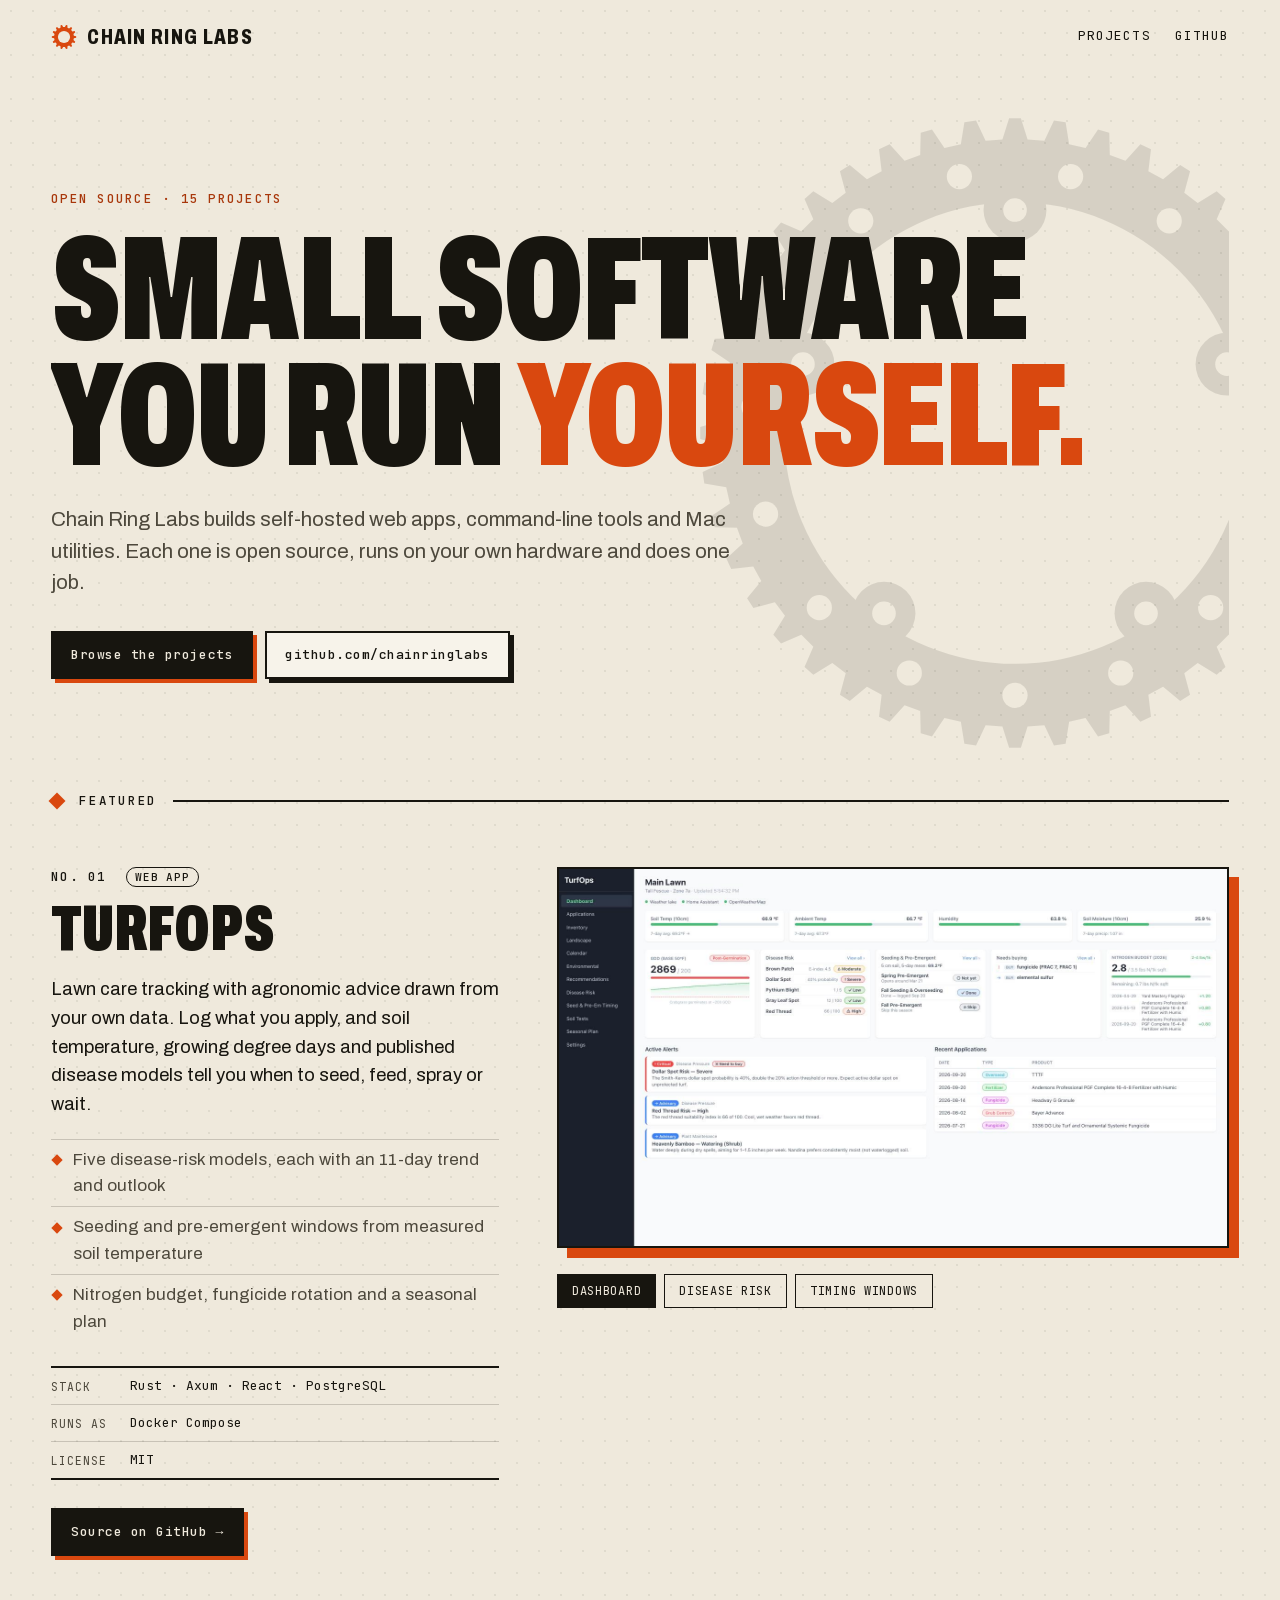
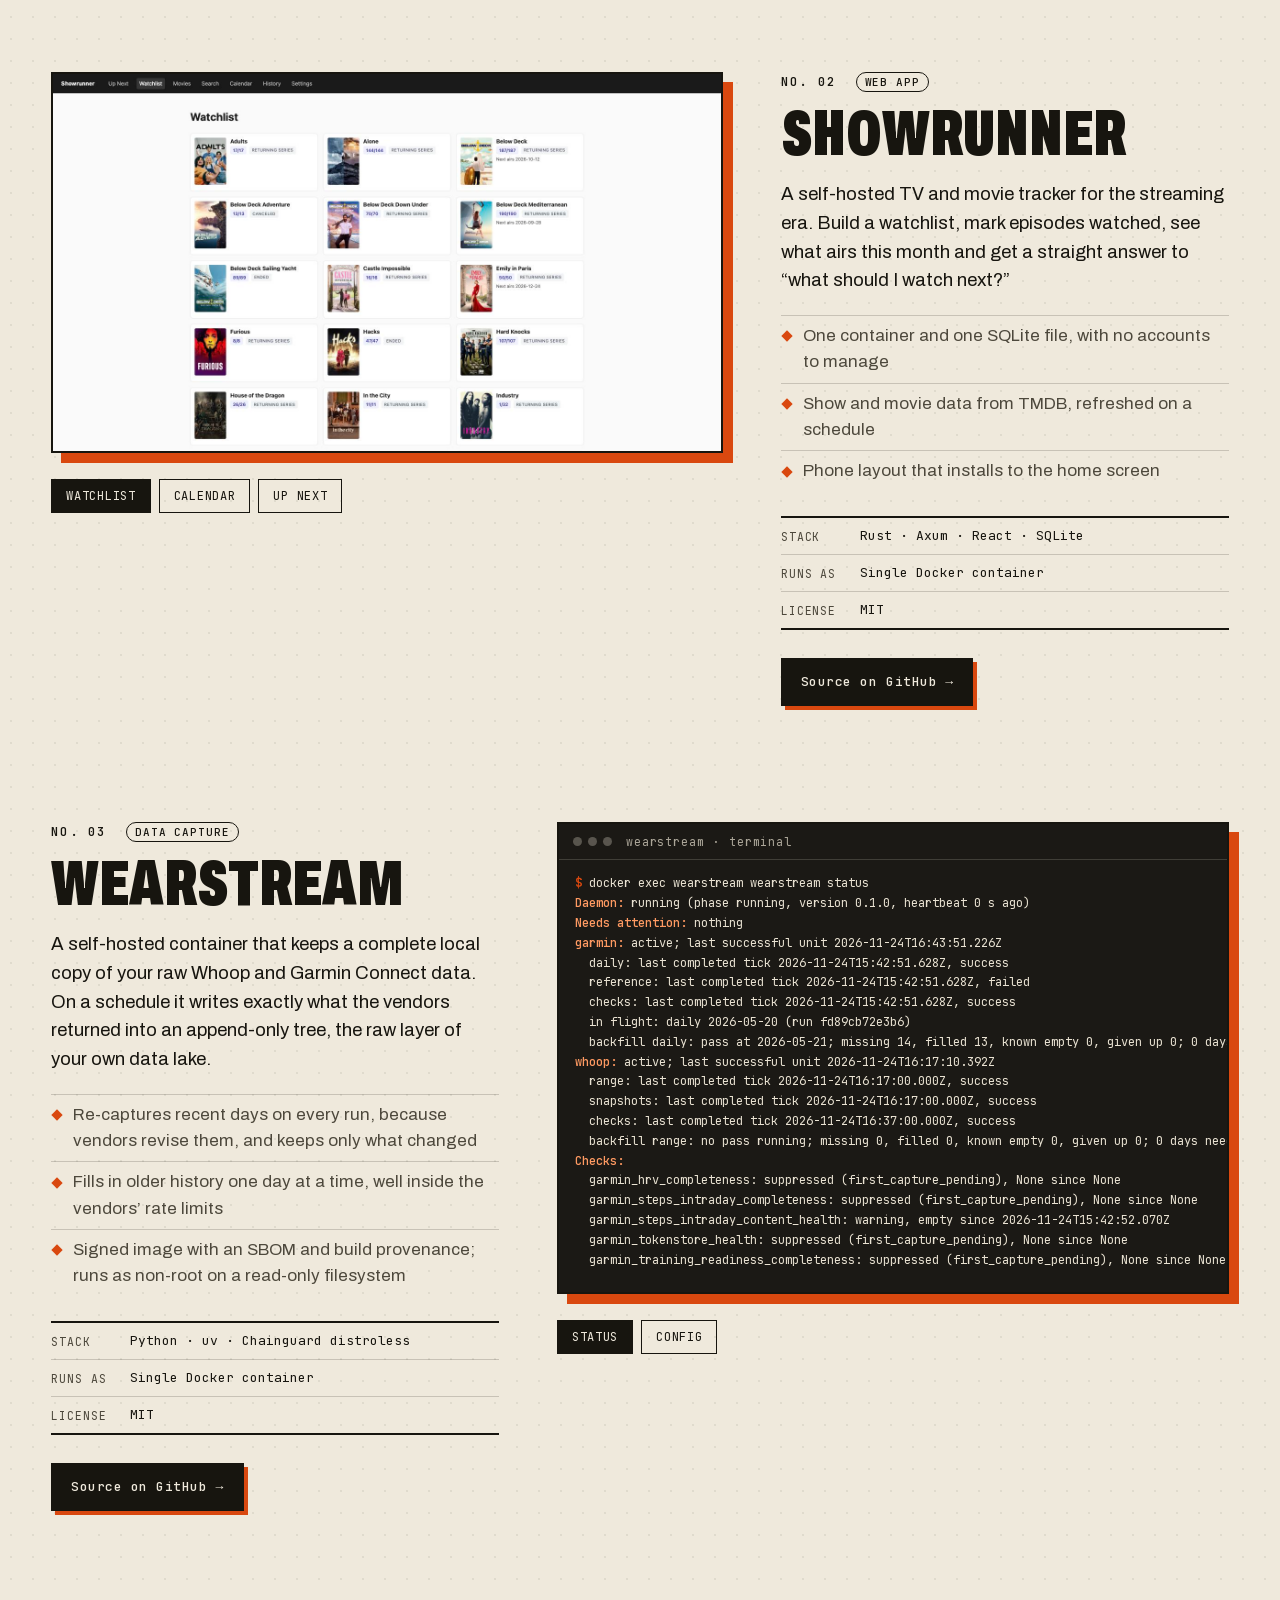
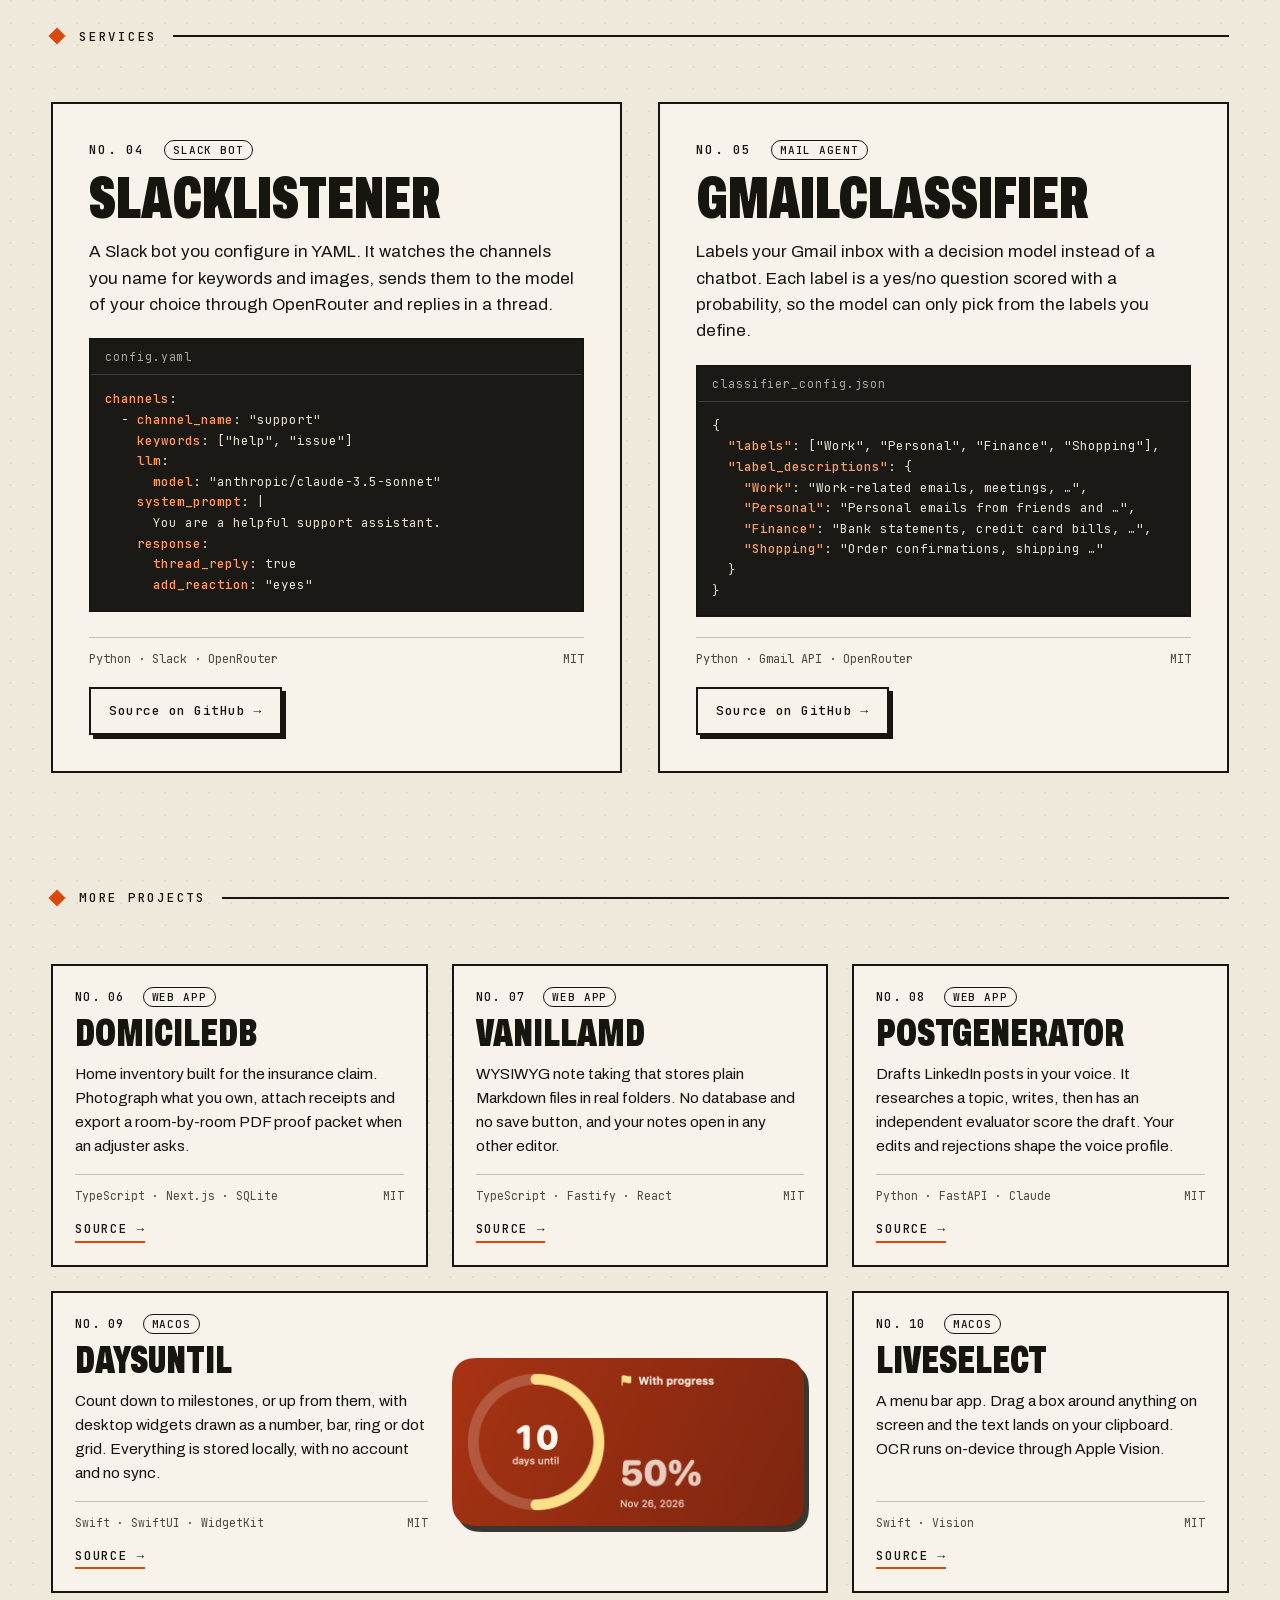
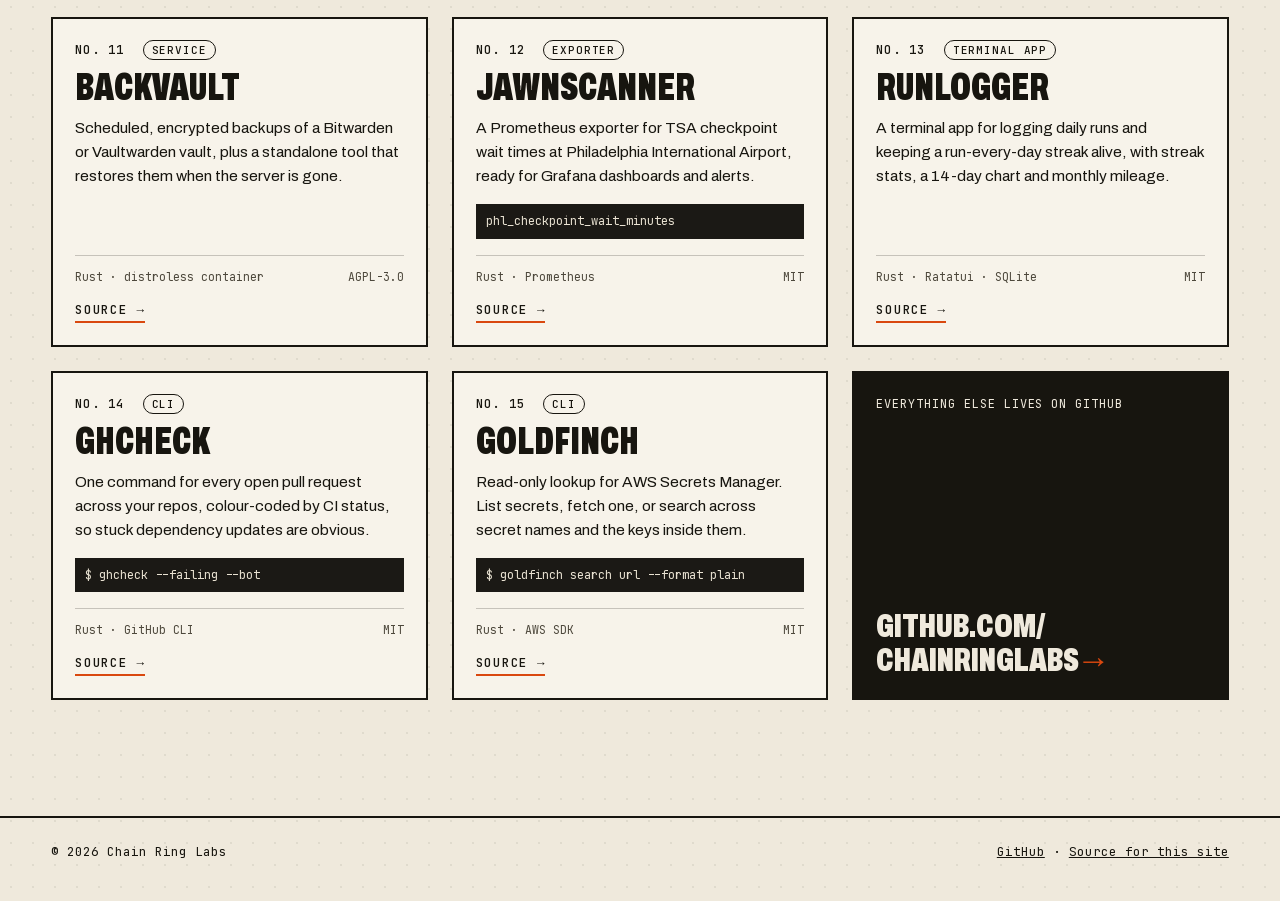
<file: site/index.html>
<!doctype html>
<html lang="en">
<head>
  <meta charset="utf-8">
  <meta name="viewport" content="width=device-width, initial-scale=1">
  <title>Chain Ring Labs</title>
  <meta name="description" content="Open-source self-hosted web apps, command-line tools and Mac utilities from Chain Ring Labs.">
  <meta property="og:title" content="Chain Ring Labs">
  <meta property="og:description" content="Open-source self-hosted web apps, command-line tools and Mac utilities.">
  <meta property="og:type" content="website">
  <meta property="og:url" content="https://chainringlabs.com/">
  <meta property="og:image" content="https://chainringlabs.com/assets/screenshots/turfops-dashboard.png">
  <link rel="canonical" href="https://chainringlabs.com/">
  <link rel="icon" href="favicon.svg" type="image/svg+xml">
  <link rel="preload" href="assets/fonts/archivo-var.woff2" as="font" type="font/woff2" crossorigin>
  <link rel="stylesheet" href="styles.css">
</head>
<body>
  <a class="skip" href="#projects">Skip to projects</a>

  <header class="top">
    <a class="wordmark" href="/" aria-label="Chain Ring Labs home">
      <img src="favicon.svg" alt="" width="26" height="26">
      <span>Chain Ring Labs</span>
    </a>
    <nav aria-label="Main">
      <a href="#projects">Projects</a>
      <a href="https://github.com/chainringlabs">GitHub</a>
    </nav>
  </header>

  <main>
    <section class="hero">
      <img class="hero-ring" src="assets/chainring.svg" alt="" width="488" height="488">
      <p class="eyebrow">Open source · 15 projects</p>
      <h1>Small software<br>you run <em>yourself.</em></h1>
      <p class="lede">Chain Ring Labs builds self-hosted web apps, command-line tools and Mac utilities. Each one is open source, runs on your own hardware and does one job.</p>
      <p class="hero-links">
        <a class="btn btn-solid" href="#projects">Browse the projects</a>
        <a class="btn" href="https://github.com/chainringlabs">github.com/chainringlabs</a>
      </p>
    </section>

    <div id="projects" class="rule"><span>Featured</span></div>

    <article class="feature" id="turfops">
      <div class="feature-text">
        <p class="num">No. 01 <span>Web app</span></p>
        <h2>TurfOps</h2>
        <p class="blurb">Lawn care tracking with agronomic advice drawn from your own data. Log what you apply, and soil temperature, growing degree days and published disease models tell you when to seed, feed, spray or wait.</p>
        <ul class="points">
          <li>Five disease-risk models, each with an 11-day trend and outlook</li>
          <li>Seeding and pre-emergent windows from measured soil temperature</li>
          <li>Nitrogen budget, fungicide rotation and a seasonal plan</li>
        </ul>
        <dl class="spec">
          <div><dt>Stack</dt><dd>Rust · Axum · React · PostgreSQL</dd></div>
          <div><dt>Runs as</dt><dd>Docker Compose</dd></div>
          <div><dt>License</dt><dd>MIT</dd></div>
        </dl>
        <a class="btn btn-solid" href="https://github.com/chainringlabs/turfops">Source on GitHub <span aria-hidden="true">→</span></a>
      </div>
      <div class="gallery" data-gallery>
        <a class="shot" href="assets/screenshots/turfops-dashboard.png">
          <img src="assets/screenshots/turfops-dashboard.png" width="1456" height="822" alt="TurfOps dashboard with soil conditions, disease risk, timing windows and nitrogen budget">
        </a>
        <div class="thumbs">
          <button type="button" aria-pressed="true" data-src="assets/screenshots/turfops-dashboard.png" data-alt="TurfOps dashboard with soil conditions, disease risk, timing windows and nitrogen budget">Dashboard</button>
          <button type="button" aria-pressed="false" data-src="assets/screenshots/turfops-disease-risk.png" data-alt="TurfOps dollar spot disease risk detail page">Disease risk</button>
          <button type="button" aria-pressed="false" data-src="assets/screenshots/turfops-timing-windows.png" data-alt="TurfOps seeding and pre-emergent timing windows page">Timing windows</button>
        </div>
      </div>
    </article>

    <article class="feature flip" id="showrunner">
      <div class="feature-text">
        <p class="num">No. 02 <span>Web app</span></p>
        <h2>Showrunner</h2>
        <p class="blurb">A self-hosted TV and movie tracker for the streaming era. Build a watchlist, mark episodes watched, see what airs this month and get a straight answer to “what should I watch next?”</p>
        <ul class="points">
          <li>One container and one SQLite file, with no accounts to manage</li>
          <li>Show and movie data from TMDB, refreshed on a schedule</li>
          <li>Phone layout that installs to the home screen</li>
        </ul>
        <dl class="spec">
          <div><dt>Stack</dt><dd>Rust · Axum · React · SQLite</dd></div>
          <div><dt>Runs as</dt><dd>Single Docker container</dd></div>
          <div><dt>License</dt><dd>MIT</dd></div>
        </dl>
        <a class="btn btn-solid" href="https://github.com/chainringlabs/showrunner">Source on GitHub <span aria-hidden="true">→</span></a>
      </div>
      <div class="gallery" data-gallery>
        <a class="shot" href="assets/screenshots/showrunner-watchlist.png">
          <img src="assets/screenshots/showrunner-watchlist.png" width="1456" height="822" alt="Showrunner watchlist with progress and status for each tracked show" loading="lazy">
        </a>
        <div class="thumbs">
          <button type="button" aria-pressed="true" data-src="assets/screenshots/showrunner-watchlist.png" data-alt="Showrunner watchlist with progress and status for each tracked show">Watchlist</button>
          <button type="button" aria-pressed="false" data-src="assets/screenshots/showrunner-calendar.png" data-alt="Showrunner calendar month view">Calendar</button>
          <button type="button" aria-pressed="false" data-src="assets/screenshots/showrunner-up-next.png" data-alt="Showrunner Up Next list">Up next</button>
        </div>
      </div>
    </article>

    <article class="feature" id="wearstream">
      <div class="feature-text">
        <p class="num">No. 03 <span>Data capture</span></p>
        <h2>WearStream</h2>
        <p class="blurb">A self-hosted container that keeps a complete local copy of your raw Whoop and Garmin Connect data. On a schedule it writes exactly what the vendors returned into an append-only tree, the raw layer of your own data lake.</p>
        <ul class="points">
          <li>Re-captures recent days on every run, because vendors revise them, and keeps only what changed</li>
          <li>Fills in older history one day at a time, well inside the vendors’ rate limits</li>
          <li>Signed image with an SBOM and build provenance; runs as non-root on a read-only filesystem</li>
        </ul>
        <dl class="spec">
          <div><dt>Stack</dt><dd>Python · uv · Chainguard distroless</dd></div>
          <div><dt>Runs as</dt><dd>Single Docker container</dd></div>
          <div><dt>License</dt><dd>MIT</dd></div>
        </dl>
        <a class="btn btn-solid" href="https://github.com/chainringlabs/wearstream">Source on GitHub <span aria-hidden="true">→</span></a>
      </div>
      <div class="gallery" data-terminal>
        <figure class="term">
          <figcaption>wearstream · terminal</figcaption>
          <div class="term-view" id="wearstream-status">
<pre><code><span class="prompt">$</span> docker exec wearstream wearstream status
<b>Daemon:</b> running (phase running, version 0.1.0, heartbeat 0 s ago)
<b>Needs attention:</b> nothing
<b>garmin:</b> active; last successful unit 2026-11-24T16:43:51.226Z
  daily: last completed tick 2026-11-24T15:42:51.628Z, success
  reference: last completed tick 2026-11-24T15:42:51.628Z, failed
  checks: last completed tick 2026-11-24T15:42:51.628Z, success
  in flight: daily 2026-05-20 (run fd89cb72e3b6)
  backfill daily: pass at 2026-05-21; missing 14, filled 13, known empty 0, given up 0; 0 days need a refill
<b>whoop:</b> active; last successful unit 2026-11-24T16:17:10.392Z
  range: last completed tick 2026-11-24T16:17:00.000Z, success
  snapshots: last completed tick 2026-11-24T16:17:00.000Z, success
  checks: last completed tick 2026-11-24T16:37:00.000Z, success
  backfill range: no pass running; missing 0, filled 0, known empty 0, given up 0; 0 days need a refill
<b>Checks:</b>
  garmin_hrv_completeness: suppressed (first_capture_pending), None since None
  garmin_steps_intraday_completeness: suppressed (first_capture_pending), None since None
  garmin_steps_intraday_content_health: warning, empty since 2026-11-24T15:42:52.070Z
  garmin_tokenstore_health: suppressed (first_capture_pending), None since None
  garmin_training_readiness_completeness: suppressed (first_capture_pending), None since None</code></pre>
          </div>
          <div class="term-view" id="wearstream-config" hidden>
<pre><code><span class="prompt">$</span> docker exec wearstream wearstream config
<b>Settings:</b>
  WEARSTREAM_DATA_DIR = /data (default)
  WEARSTREAM_FAILING_TICKS = 3 (default)
  WEARSTREAM_GARMIN_ALT_FORMATS = false (default)
  WEARSTREAM_GARMIN_BACKFILL_FROM = (unset) (default)
  WEARSTREAM_GARMIN_CHECKS_SCHEDULE = 7 3-21/6 * * * (default)
  WEARSTREAM_GARMIN_CHECKS_TIME_LIMIT = 10 (default)
  WEARSTREAM_GARMIN_CHINA = false (default)
  WEARSTREAM_GARMIN_DAILY_BACKFILL_PAUSE = 60 (default)
  WEARSTREAM_GARMIN_DAILY_SCHEDULE = 30 5 * * * (default)
  WEARSTREAM_GARMIN_DAILY_TIME_LIMIT = 15 (default)
  WEARSTREAM_GARMIN_DAILY_WINDOW_DAYS = 14 (default)
  WEARSTREAM_GARMIN_EXCLUDE = menstrual_day,menstrual_calendar,pregnancy_summary (environment)
  WEARSTREAM_GARMIN_EXPECTED_EMPTY = (unset) (default)
  WEARSTREAM_GARMIN_LIBRARY_DEBUG = false (default)
  WEARSTREAM_GARMIN_PACING = 2 (default)
  WEARSTREAM_GARMIN_REFERENCE_SCHEDULE = 30 5 * * * (default)
  WEARSTREAM_GARMIN_REFERENCE_TIME_LIMIT = 10 (default)
  WEARSTREAM_GARMIN_SELECT = (empty) (default)
  WEARSTREAM_LOG_FORMAT = json (environment)
  WEARSTREAM_LOG_LEVEL = INFO (default)
  WEARSTREAM_SECRETS_DIR = /secrets (default)
  WEARSTREAM_SOURCES = whoop,garmin (environment)
  WEARSTREAM_STATE_DIR = /state (default)
  WEARSTREAM_UMASK = 022 (default)
  WEARSTREAM_WHOOP_BACKFILL_FROM = (unset) (default)
  WEARSTREAM_WHOOP_CHECKS_SCHEDULE = 37 * * * * (default)
  WEARSTREAM_WHOOP_CHECKS_TIME_LIMIT = 10 (default)
  WEARSTREAM_WHOOP_RANGE_BACKFILL_PAUSE = 60 (default)
  WEARSTREAM_WHOOP_RANGE_TIME_LIMIT = 5 (default)
  WEARSTREAM_WHOOP_RANGE_WINDOW_DAYS = 8 (default)
  WEARSTREAM_WHOOP_REDIRECT_URI = https://<span class="redact" role="img" aria-label="redacted"></span>/callback (environment)
  WEARSTREAM_WHOOP_REQUESTS_PER_MINUTE = 60 (default)
  WEARSTREAM_WHOOP_SCHEDULE = 17 * * * * (default)
  WEARSTREAM_WHOOP_SNAPSHOTS_TIME_LIMIT = 5 (default)
<b>Secret files (under /secrets; contents never shown):</b>
  whoop/client_id: present
  whoop/client_secret: present
  whoop/token.json: present
  garmin/email: present
  garmin/password: present
  garmin/garmin_tokens.json: present
The configuration is valid.</code></pre>
          </div>
        </figure>
        <div class="thumbs">
          <button type="button" aria-pressed="true" aria-controls="wearstream-status">Status</button>
          <button type="button" aria-pressed="false" aria-controls="wearstream-config">Config</button>
        </div>
      </div>
    </article>

    <div class="rule"><span>Services</span></div>

    <section class="pair">
      <article class="service" id="slacklistener">
        <p class="num">No. 04 <span>Slack bot</span></p>
        <h2>slacklistener</h2>
        <p class="blurb">A Slack bot you configure in YAML. It watches the channels you name for keywords and images, sends them to the model of your choice through OpenRouter and replies in a thread.</p>
        <figure class="code">
          <figcaption>config.yaml</figcaption>
<pre><code><b>channels</b>:
  - <b>channel_name</b>: "support"
    <b>keywords</b>: ["help", "issue"]
    <b>llm</b>:
      <b>model</b>: "anthropic/claude-3.5-sonnet"
    <b>system_prompt</b>: |
      You are a helpful support assistant.
    <b>response</b>:
      <b>thread_reply</b>: true
      <b>add_reaction</b>: "eyes"</code></pre>
        </figure>
        <p class="meta"><span>Python · Slack · OpenRouter</span><span>MIT</span></p>
        <a class="btn" href="https://github.com/chainringlabs/slacklistener">Source on GitHub <span aria-hidden="true">→</span></a>
      </article>

      <article class="service" id="gmailclassifier">
        <p class="num">No. 05 <span>Mail agent</span></p>
        <h2>gmailclassifier</h2>
        <p class="blurb">Labels your Gmail inbox with a decision model instead of a chatbot. Each label is a yes/no question scored with a probability, so the model can only pick from the labels you define.</p>
        <figure class="code">
          <figcaption>classifier_config.json</figcaption>
<pre><code>{
  <b>"labels"</b>: ["Work", "Personal", "Finance", "Shopping"],
  <b>"label_descriptions"</b>: {
    <b>"Work"</b>: "Work-related emails, meetings, …",
    <b>"Personal"</b>: "Personal emails from friends and …",
    <b>"Finance"</b>: "Bank statements, credit card bills, …",
    <b>"Shopping"</b>: "Order confirmations, shipping …"
  }
}</code></pre>
        </figure>
        <p class="meta"><span>Python · Gmail API · OpenRouter</span><span>MIT</span></p>
        <a class="btn" href="https://github.com/chainringlabs/gmailclassifier">Source on GitHub <span aria-hidden="true">→</span></a>
      </article>
    </section>

    <div class="rule"><span>More projects</span></div>

    <section class="grid">
      <article class="card">
        <p class="num">No. 06 <span>Web app</span></p>
        <h3>domiciledb</h3>
        <p>Home inventory built for the insurance claim. Photograph what you own, attach receipts and export a room-by-room PDF proof packet when an adjuster asks.</p>
        <p class="meta"><span>TypeScript · Next.js · SQLite</span><span>MIT</span></p>
        <a class="more" href="https://github.com/chainringlabs/domiciledb">Source <span aria-hidden="true">→</span></a>
      </article>

      <article class="card">
        <p class="num">No. 07 <span>Web app</span></p>
        <h3>vanillamd</h3>
        <p>WYSIWYG note taking that stores plain Markdown files in real folders. No database and no save button, and your notes open in any other editor.</p>
        <p class="meta"><span>TypeScript · Fastify · React</span><span>MIT</span></p>
        <a class="more" href="https://github.com/chainringlabs/vanillamd">Source <span aria-hidden="true">→</span></a>
      </article>

      <article class="card">
        <p class="num">No. 08 <span>Web app</span></p>
        <h3>postgenerator</h3>
        <p>Drafts LinkedIn posts in your voice. It researches a topic, writes, then has an independent evaluator score the draft. Your edits and rejections shape the voice profile.</p>
        <p class="meta"><span>Python · FastAPI · Claude</span><span>MIT</span></p>
        <a class="more" href="https://github.com/chainringlabs/postgenerator">Source <span aria-hidden="true">→</span></a>
      </article>

      <article class="card wide">
        <div>
          <p class="num">No. 09 <span>macOS</span></p>
          <h3>daysuntil</h3>
          <p>Count down to milestones, or up from them, with desktop widgets drawn as a number, bar, ring or dot grid. Everything is stored locally, with no account and no sync.</p>
          <p class="meta"><span>Swift · SwiftUI · WidgetKit</span><span>MIT</span></p>
          <a class="more" href="https://github.com/chainringlabs/daysuntil">Source <span aria-hidden="true">→</span></a>
        </div>
        <img src="assets/screenshots/daysuntil-ring.png" width="712" height="340" alt="DaysUntil medium widget showing a ring at 50 percent with 10 days until the milestone" loading="lazy">
      </article>

      <article class="card">
        <p class="num">No. 10 <span>macOS</span></p>
        <h3>liveselect</h3>
        <p>A menu bar app. Drag a box around anything on screen and the text lands on your clipboard. OCR runs on-device through Apple Vision.</p>
        <p class="meta"><span>Swift · Vision</span><span>MIT</span></p>
        <a class="more" href="https://github.com/chainringlabs/liveselect">Source <span aria-hidden="true">→</span></a>
      </article>

      <article class="card">
        <p class="num">No. 11 <span>Service</span></p>
        <h3>backvault</h3>
        <p>Scheduled, encrypted backups of a Bitwarden or Vaultwarden vault, plus a standalone tool that restores them when the server is gone.</p>
        <p class="meta"><span>Rust · distroless container</span><span>AGPL-3.0</span></p>
        <a class="more" href="https://github.com/chainringlabs/backvault">Source <span aria-hidden="true">→</span></a>
      </article>

      <article class="card">
        <p class="num">No. 12 <span>Exporter</span></p>
        <h3>jawnscanner</h3>
        <p>A Prometheus exporter for TSA checkpoint wait times at Philadelphia International Airport, ready for Grafana dashboards and alerts.</p>
        <p class="cmd"><code>phl_checkpoint_wait_minutes</code></p>
        <p class="meta"><span>Rust · Prometheus</span><span>MIT</span></p>
        <a class="more" href="https://github.com/chainringlabs/jawnscanner">Source <span aria-hidden="true">→</span></a>
      </article>

      <article class="card">
        <p class="num">No. 13 <span>Terminal app</span></p>
        <h3>runlogger</h3>
        <p>A terminal app for logging daily runs and keeping a run-every-day streak alive, with streak stats, a 14-day chart and monthly mileage.</p>
        <p class="meta"><span>Rust · Ratatui · SQLite</span><span>MIT</span></p>
        <a class="more" href="https://github.com/chainringlabs/runlogger">Source <span aria-hidden="true">→</span></a>
      </article>

      <article class="card">
        <p class="num">No. 14 <span>CLI</span></p>
        <h3>ghcheck</h3>
        <p>One command for every open pull request across your repos, colour-coded by CI status, so stuck dependency updates are obvious.</p>
        <p class="cmd"><code>$ ghcheck --failing --bot</code></p>
        <p class="meta"><span>Rust · GitHub CLI</span><span>MIT</span></p>
        <a class="more" href="https://github.com/chainringlabs/ghcheck">Source <span aria-hidden="true">→</span></a>
      </article>

      <article class="card">
        <p class="num">No. 15 <span>CLI</span></p>
        <h3>goldfinch</h3>
        <p>Read-only lookup for AWS Secrets Manager. List secrets, fetch one, or search across secret names and the keys inside them.</p>
        <p class="cmd"><code>$ goldfinch search url --format plain</code></p>
        <p class="meta"><span>Rust · AWS SDK</span><span>MIT</span></p>
        <a class="more" href="https://github.com/chainringlabs/goldfinch">Source <span aria-hidden="true">→</span></a>
      </article>

      <a class="card all" href="https://github.com/chainringlabs">
        <span>Everything else lives on GitHub</span>
        <strong>github.com/<wbr>chainringlabs <span aria-hidden="true">→</span></strong>
      </a>
    </section>
  </main>

  <footer class="foot">
    <p>© 2026 Chain Ring Labs</p>
    <p><a href="https://github.com/chainringlabs">GitHub</a> · <a href="https://github.com/chainringlabs/chainringlabs.github.io">Source for this site</a></p>
  </footer>

  <script src="script.js" defer></script>
</body>
</html>
</file>
<file: site/styles.css>
@font-face {
  font-family: "Archivo";
  src: url("assets/fonts/archivo-var.woff2") format("woff2");
  font-weight: 100 900;
  font-stretch: 62% 125%;
  font-display: swap;
}

@font-face {
  font-family: "JetBrains Mono";
  src: url("assets/fonts/jetbrains-mono-var.woff2") format("woff2");
  font-weight: 400 700;
  font-display: swap;
}

:root {
  color-scheme: light;
  --paper: #efe9dc;
  --paper-2: #e6dfcf;
  --card: #f7f3ea;
  --ink: #17150f;
  --ink-2: #4d483c;
  --line: #17150f;
  --accent: #d9480f;
  --accent-ink: #a8370b;
  --code-bg: #1b1915;
  --code-fg: #e9e2d2;
  --code-key: #ff9a62;
  --sans: "Archivo", "Helvetica Neue", Helvetica, Arial, sans-serif;
  --mono: "JetBrains Mono", ui-monospace, "SF Mono", Menlo, Consolas, monospace;
  --gutter: clamp(18px, 4vw, 56px);
  --max: 1280px;
}

* {
  box-sizing: border-box;
}

html {
  scroll-behavior: smooth;
}

body {
  margin: 0;
  background: var(--paper);
  background-image: radial-gradient(rgb(23 21 15 / 7%) 1px, transparent 1px);
  background-size: 22px 22px;
  color: var(--ink);
  font-family: var(--sans);
  font-size: 17px;
  line-height: 1.55;
  -webkit-font-smoothing: antialiased;
}

img {
  display: block;
  max-width: 100%;
  height: auto;
}

a {
  color: inherit;
}

:focus-visible {
  outline: 3px solid var(--accent);
  outline-offset: 3px;
}

.skip {
  position: absolute;
  left: -999px;
  top: 8px;
  padding: 8px 12px;
  background: var(--ink);
  color: var(--paper);
}

.skip:focus {
  left: 8px;
  z-index: 10;
}

.top,
main,
.foot {
  max-width: var(--max);
  margin-inline: auto;
  padding-inline: var(--gutter);
}

/* ---------- header ---------- */

.top {
  display: flex;
  flex-wrap: wrap;
  align-items: center;
  justify-content: space-between;
  gap: 12px 24px;
  padding-block: 20px;
}

.wordmark {
  display: inline-flex;
  align-items: center;
  gap: 10px;
  font-stretch: 68%;
  font-weight: 800;
  font-size: 22px;
  letter-spacing: 0.06em;
  text-transform: uppercase;
  text-decoration: none;
}

.top nav {
  display: flex;
  gap: 24px;
  font-family: var(--mono);
  font-size: 13px;
  text-transform: uppercase;
  letter-spacing: 0.08em;
}

.top nav a {
  text-decoration: none;
  border-bottom: 2px solid transparent;
  padding-block: 4px;
}

.top nav a:hover {
  border-bottom-color: var(--accent);
}

/* ---------- hero ---------- */

.hero {
  position: relative;
  padding-block: clamp(48px, 9vw, 120px) clamp(56px, 9vw, 112px);
  overflow: hidden;
}

.hero > :not(.hero-ring) {
  position: relative;
}

.hero-ring {
  position: absolute;
  top: 50%;
  right: -9%;
  width: min(62vw, 640px);
  translate: 0 -50%;
  opacity: 0.11;
  animation: spin 90s linear infinite;
  pointer-events: none;
}

@keyframes spin {
  to {
    rotate: 360deg;
  }
}

.eyebrow,
.num {
  margin: 0;
  font-family: var(--mono);
  font-size: 12.5px;
  font-weight: 500;
  letter-spacing: 0.1em;
  text-transform: uppercase;
}

.eyebrow {
  color: var(--accent-ink);
}

.hero h1 {
  margin: 18px 0 24px;
  font-stretch: 62%;
  font-weight: 900;
  font-size: clamp(54px, 11.5vw, 168px);
  line-height: 0.86;
  letter-spacing: -0.01em;
  text-transform: uppercase;
}

.hero h1 em {
  font-style: normal;
  color: var(--accent);
}

.lede {
  max-width: 34em;
  margin: 0 0 32px;
  font-size: clamp(18px, 1.6vw, 21px);
  color: var(--ink-2);
}

.hero-links {
  display: flex;
  flex-wrap: wrap;
  gap: 12px;
  margin: 0;
}

.hero .eyebrow,
.hero h1,
.hero .lede,
.hero-links {
  animation: rise 0.7s cubic-bezier(0.2, 0.7, 0.2, 1) both;
}

.hero h1 {
  animation-delay: 0.08s;
}

.hero .lede {
  animation-delay: 0.18s;
}

.hero-links {
  animation-delay: 0.28s;
}

@keyframes rise {
  from {
    opacity: 0;
    transform: translateY(18px);
  }
}

/* ---------- buttons ---------- */

.btn {
  display: inline-flex;
  align-items: center;
  gap: 8px;
  padding: 12px 18px;
  border: 2px solid var(--line);
  background: var(--card);
  font-family: var(--mono);
  font-size: 13px;
  font-weight: 500;
  letter-spacing: 0.04em;
  text-decoration: none;
  box-shadow: 4px 4px 0 var(--line);
  transition:
    translate 0.12s,
    box-shadow 0.12s;
}

.btn-solid {
  background: var(--ink);
  color: var(--paper);
  box-shadow: 4px 4px 0 var(--accent);
}

@media (hover: hover) {
  .btn:hover {
    translate: 2px 2px;
    box-shadow: 2px 2px 0 var(--line);
  }

  .btn-solid:hover {
    box-shadow: 2px 2px 0 var(--accent);
  }
}

/* ---------- section rules ---------- */

.rule {
  display: flex;
  align-items: center;
  gap: 16px;
  margin-block: 0 clamp(32px, 5vw, 56px);
  scroll-margin-top: 24px;
  font-family: var(--mono);
  font-size: 12.5px;
  font-weight: 500;
  letter-spacing: 0.14em;
  text-transform: uppercase;
}

.rule::before {
  content: "";
  width: 12px;
  height: 12px;
  background: var(--accent);
  rotate: 45deg;
}

.rule::after {
  content: "";
  flex: 1;
  border-top: 2px solid var(--line);
}

/* ---------- featured ---------- */

.feature {
  display: grid;
  grid-template-columns: minmax(0, 6fr) minmax(0, 9fr);
  gap: clamp(28px, 4.5vw, 64px);
  align-items: start;
  margin-bottom: clamp(64px, 9vw, 128px);
  scroll-margin-top: 24px;
}

.feature.flip .feature-text {
  order: 2;
}

.feature.flip {
  grid-template-columns: minmax(0, 9fr) minmax(0, 6fr);
}

.num span {
  margin-left: 10px;
  padding: 2px 8px;
  border: 1.5px solid var(--line);
  border-radius: 99px;
  font-size: 11px;
  letter-spacing: 0.08em;
}

.feature h2 {
  margin: 14px 0 18px;
  font-stretch: 62%;
  font-weight: 900;
  font-size: clamp(44px, 5.1vw, 72px);
  line-height: 0.88;
  text-transform: uppercase;
  overflow-wrap: anywhere;
}

.blurb {
  margin: 0 0 20px;
  font-size: 18.5px;
}

.points {
  margin: 0 0 24px;
  padding: 0;
  list-style: none;
  color: var(--ink-2);
}

.points li {
  position: relative;
  padding: 7px 0 7px 22px;
  border-top: 1px solid rgb(23 21 15 / 18%);
}

.points li::before {
  content: "";
  position: absolute;
  left: 2px;
  top: 0.95em;
  width: 8px;
  height: 8px;
  background: var(--accent);
  rotate: 45deg;
}

.spec {
  margin: 0 0 28px;
  border-block: 2px solid var(--line);
  font-family: var(--mono);
  font-size: 13px;
}

.spec div {
  display: flex;
  gap: 16px;
  padding: 8px 0;
}

.spec div + div {
  border-top: 1px solid rgb(23 21 15 / 18%);
}

.spec dt {
  flex: 0 0 5.5em;
  color: var(--ink-2);
  text-transform: uppercase;
  letter-spacing: 0.08em;
  font-size: 11.5px;
  padding-top: 2px;
}

.spec dd {
  margin: 0;
}

.shot {
  display: block;
  border: 2px solid var(--line);
  background: var(--card);
  box-shadow: 10px 10px 0 var(--accent);
}

.shot img {
  width: 100%;
  aspect-ratio: 1456 / 822;
  object-fit: cover;
  object-position: top;
}

.thumbs {
  display: flex;
  flex-wrap: wrap;
  gap: 8px;
  margin-top: 26px;
}

.thumbs button {
  padding: 8px 14px;
  border: 1.5px solid var(--line);
  background: transparent;
  color: var(--ink);
  font-family: var(--mono);
  font-size: 12px;
  letter-spacing: 0.06em;
  text-transform: uppercase;
  cursor: pointer;
}

.thumbs button[aria-pressed="true"] {
  background: var(--ink);
  color: var(--paper);
}

@media (hover: hover) {
  .thumbs button[aria-pressed="false"]:hover {
    background: var(--paper-2);
  }
}

/* Terminal panel: real command output in place of screenshots. */

.term {
  margin: 0;
  border: 2px solid var(--line);
  background: var(--code-bg);
  color: var(--code-fg);
  box-shadow: 10px 10px 0 var(--accent);
}

.term figcaption {
  display: flex;
  align-items: center;
  gap: 14px;
  padding: 9px 14px;
  border-bottom: 1px solid rgb(233 226 210 / 18%);
  font-family: var(--mono);
  font-size: 11.5px;
  letter-spacing: 0.08em;
  color: rgb(233 226 210 / 70%);
}

.term figcaption::before {
  content: "";
  width: 9px;
  height: 9px;
  border-radius: 50%;
  background: rgb(233 226 210 / 30%);
  box-shadow: 15px 0 rgb(233 226 210 / 30%), 30px 0 rgb(233 226 210 / 30%);
  margin-right: 30px;
}

.term-view {
  height: 36em;
  overflow: auto;
  font-size: 12px;
}

.term-view[hidden] {
  display: none;
}

.term pre {
  margin: 0;
  padding: 14px 16px;
  font-family: var(--mono);
  font-size: inherit;
  line-height: 1.65;
}

.term code {
  font-family: inherit;
}

.term b {
  font-weight: 500;
  color: var(--code-key);
}

.term .prompt {
  color: var(--accent);
  font-weight: 700;
}

.redact {
  display: inline-block;
  width: 17ch;
  height: 1.15em;
  vertical-align: -0.2em;
  background: var(--code-fg);
}

/* ---------- services ---------- */

.pair {
  display: grid;
  grid-template-columns: repeat(2, minmax(0, 1fr));
  gap: clamp(20px, 3vw, 36px);
  margin-bottom: clamp(64px, 9vw, 128px);
}

.service {
  display: flex;
  flex-direction: column;
  align-items: flex-start;
  padding: clamp(22px, 3vw, 36px);
  border: 2px solid var(--line);
  background: var(--card);
  scroll-margin-top: 24px;
}

.service h2 {
  margin: 12px 0 14px;
  font-stretch: 62%;
  font-weight: 900;
  font-size: clamp(38px, 4.6vw, 62px);
  line-height: 0.92;
  text-transform: uppercase;
  overflow-wrap: anywhere;
}

.service .blurb {
  font-size: 17px;
}

.code {
  align-self: stretch;
  margin: 0 0 20px;
  background: var(--code-bg);
  color: var(--code-fg);
  border: 2px solid var(--line);
}

.code figcaption {
  padding: 8px 14px;
  border-bottom: 1px solid rgb(233 226 210 / 18%);
  font-family: var(--mono);
  font-size: 11.5px;
  letter-spacing: 0.08em;
  color: rgb(233 226 210 / 70%);
}

.code pre {
  margin: 0;
  padding: 14px;
  overflow-x: auto;
  font-family: var(--mono);
  font-size: 12.5px;
  line-height: 1.65;
}

.code code {
  font-family: inherit;
}

.code b {
  font-weight: 500;
  color: var(--code-key);
}

.meta {
  display: flex;
  flex-wrap: wrap;
  justify-content: space-between;
  gap: 4px 16px;
  align-self: stretch;
  margin: auto 0 18px;
  padding-top: 12px;
  border-top: 1px solid rgb(23 21 15 / 22%);
  font-family: var(--mono);
  font-size: 12px;
  color: var(--ink-2);
}

/* ---------- grid ---------- */

.grid {
  display: grid;
  grid-template-columns: repeat(3, minmax(0, 1fr));
  gap: clamp(16px, 2vw, 24px);
  margin-bottom: clamp(64px, 9vw, 120px);
}

.card {
  display: flex;
  flex-direction: column;
  padding: 22px;
  border: 2px solid var(--line);
  background: var(--card);
  transition:
    translate 0.15s,
    box-shadow 0.15s;
}

@media (hover: hover) {
  .card:hover {
    translate: -3px -3px;
    box-shadow: 6px 6px 0 var(--accent);
  }
}

.card h3 {
  margin: 10px 0 10px;
  font-stretch: 62%;
  font-weight: 900;
  font-size: 38px;
  line-height: 0.95;
  text-transform: uppercase;
  overflow-wrap: anywhere;
}

.card p {
  margin: 0 0 16px;
  font-size: 15.5px;
}

.card p.num {
  margin: 0;
  font-size: 12px;
}

.card p.cmd {
  margin-bottom: 16px;
}

.cmd code {
  display: block;
  padding: 8px 10px;
  background: var(--code-bg);
  color: var(--code-fg);
  font-family: var(--mono);
  font-size: 12px;
  overflow-x: auto;
  white-space: nowrap;
}

.card p.meta {
  margin: auto 0 14px;
  font-size: 11.5px;
}

.more {
  align-self: flex-start;
  font-family: var(--mono);
  font-size: 12.5px;
  font-weight: 500;
  letter-spacing: 0.06em;
  text-transform: uppercase;
  text-decoration: none;
  border-bottom: 2px solid var(--accent);
  padding-bottom: 2px;
}

.card.wide {
  grid-column: span 2;
  flex-direction: row;
  align-items: center;
  gap: 24px;
}

.card.wide > div {
  display: flex;
  flex-direction: column;
  flex: 1 1 0;
  align-self: stretch;
}

.card.wide > img {
  flex: 1 1 0;
  min-width: 0;
  width: 46%;
  filter: drop-shadow(5px 6px 0 rgb(23 21 15 / 85%));
}

.card.all {
  justify-content: space-between;
  gap: 24px;
  background: var(--ink);
  color: var(--paper);
  text-decoration: none;
}

.card.all span {
  font-family: var(--mono);
  font-size: 12px;
  letter-spacing: 0.08em;
  text-transform: uppercase;
}

.card.all strong {
  font-stretch: 62%;
  font-weight: 900;
  font-size: 34px;
  line-height: 0.98;
  text-transform: uppercase;
}

.card.all strong span {
  font-size: inherit;
  color: var(--accent);
}

/* ---------- footer ---------- */

.foot {
  display: flex;
  flex-wrap: wrap;
  justify-content: space-between;
  gap: 8px 24px;
  padding-block: 24px 40px;
  border-top: 2px solid var(--line);
  font-family: var(--mono);
  font-size: 12.5px;
}

.foot p {
  margin: 0;
}

/* ---------- narrow ---------- */

@media (max-width: 980px) {
  .feature,
  .feature.flip {
    grid-template-columns: minmax(0, 1fr);
  }

  .feature.flip .feature-text {
    order: 0;
  }

  .feature h2 {
    font-size: clamp(50px, 13vw, 104px);
  }

  .grid {
    grid-template-columns: repeat(2, minmax(0, 1fr));
  }

  .card.all {
    grid-column: span 2;
  }
}

@media (max-width: 680px) {
  .pair,
  .grid {
    grid-template-columns: minmax(0, 1fr);
  }

  .card.wide,
  .card.all {
    grid-column: auto;
  }

  .card.wide {
    flex-direction: column;
    align-items: stretch;
  }

  .card.wide > img {
    width: 100%;
  }

  .shot {
    box-shadow: 6px 6px 0 var(--accent);
  }

  .hero-ring {
    right: -30%;
    width: 110vw;
  }
}

@media (prefers-reduced-motion: reduce) {
  html {
    scroll-behavior: auto;
  }

  *,
  *::before,
  *::after {
    animation: none !important;
    transition: none !important;
  }
}
</file>
